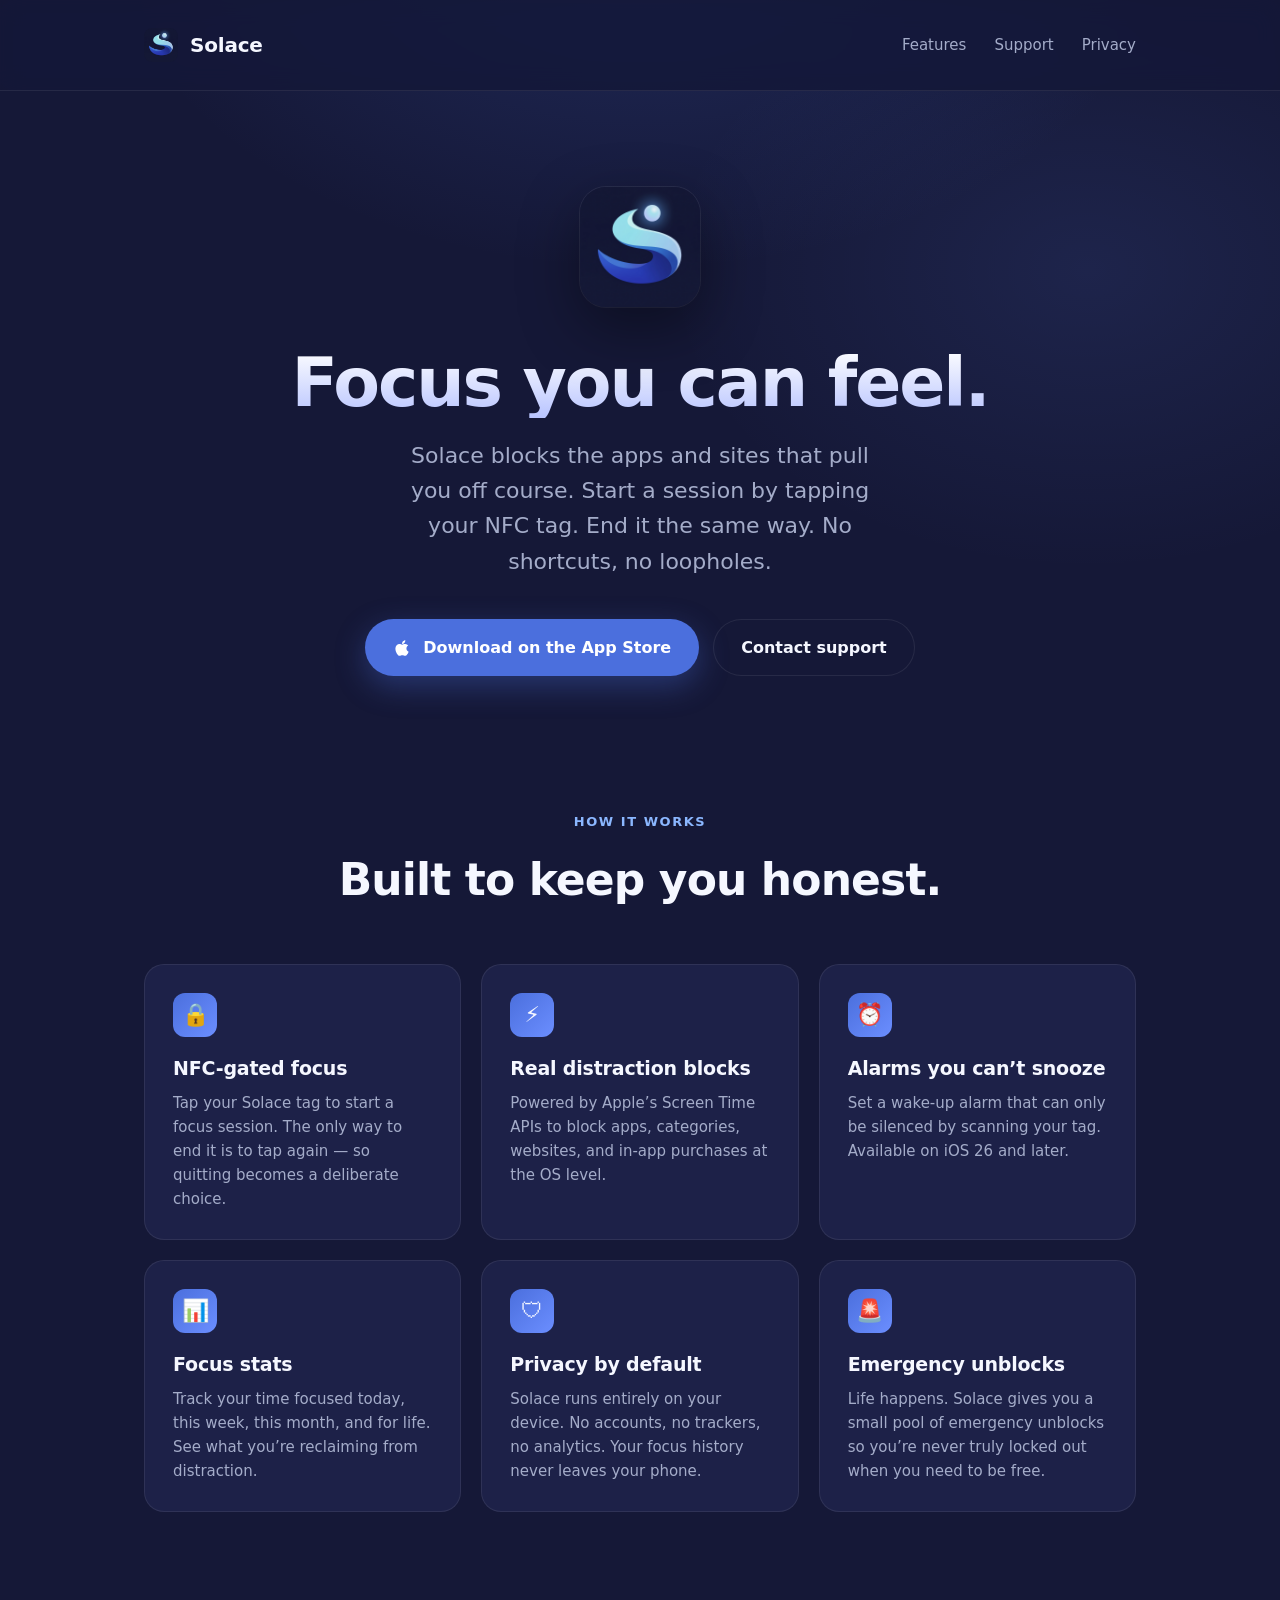
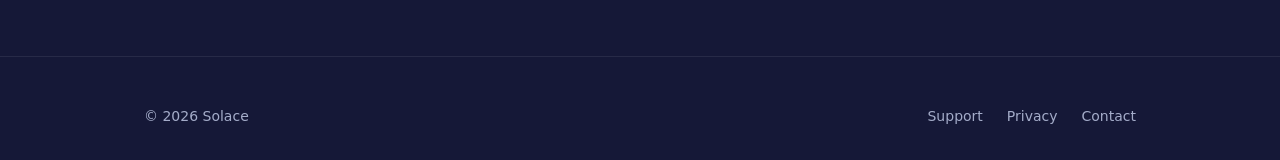
<file: index.html>
<!DOCTYPE html>
<html lang="en">
<head>
    <meta charset="UTF-8">
    <meta name="viewport" content="width=device-width, initial-scale=1.0">
    <title>Solace — Focus you can feel</title>
    <meta name="description" content="Solace blocks distractions behind an NFC tag. Tap to start, tap to end. No shortcuts.">
    <link rel="icon" type="image/png" href="assets/solace_icon.png">
    <link rel="apple-touch-icon" href="assets/solace_icon.png">
    <link rel="stylesheet" href="styles.css?v=4">
</head>
<body>
    <nav>
        <div class="container">
            <a href="index.html" class="brand">
                <img src="assets/solace_icon.png" alt="Solace icon">
                Solace
            </a>
            <input type="checkbox" id="nav-toggle" class="nav-toggle" aria-label="Toggle menu">
            <label for="nav-toggle" class="hamburger" aria-hidden="true">
                <span></span>
                <span></span>
                <span></span>
            </label>
            <div class="nav-links">
                <a href="#features">Features</a>
                <a href="support.html">Support</a>
                <a href="privacy.html">Privacy</a>
            </div>
        </div>
    </nav>

    <section class="container hero">
        <img src="assets/solace_icon.png" alt="Solace app icon" class="icon">
        <h1>Focus you can feel.</h1>
        <p class="tagline">
            Solace blocks the apps and sites that pull you off course.
            Start a session by tapping your NFC tag. End it the same way.
            No shortcuts, no loopholes.
        </p>
        <div class="cta-row">
            <a href="https://apps.apple.com/us/app/solace-stay-focused/id6762177137" class="cta">
                <svg class="cta-icon" viewBox="0 0 384 512" aria-hidden="true" focusable="false">
                    <path fill="currentColor" d="M318.7 268.7c-.2-36.7 16.4-64.4 50-84.8-18.8-26.9-47.2-41.7-84.7-44.6-35.5-2.8-74.3 20.7-88.5 20.7-15 0-49.4-19.7-76.4-19.7C63.3 141.2 4 184.8 4 273.5q0 39.3 14.4 81.2c12.8 36.7 59 126.7 107.2 125.2 25.2-.6 43-17.9 75.8-17.9 31.8 0 48.3 17.9 76.4 17.9 48.6-.7 90.4-82.5 102.6-119.3-65.2-30.7-61.7-90-61.7-91.9zm-56.6-164.2c27.3-32.4 24.8-61.9 24-72.5-24.1 1.4-52 16.4-67.9 34.9-17.5 19.8-27.8 44.3-25.6 71.9 26.1 2 49.9-11.4 69.5-34.3z"/>
                </svg>
                Download on the App Store
            </a>
            <a href="support.html" class="cta secondary">Contact support</a>
        </div>
    </section>

    <section class="features" id="features">
        <div class="container">
            <div class="section-label">How it works</div>
            <h2 class="section-title">Built to keep you honest.</h2>

            <div class="feature-grid">
                <div class="feature-card">
                    <div class="icon-badge">&#x1F512;</div>
                    <h3>NFC-gated focus</h3>
                    <p>
                        Tap your Solace tag to start a focus session.
                        The only way to end it is to tap again — so quitting becomes a deliberate choice.
                    </p>
                </div>

                <div class="feature-card">
                    <div class="icon-badge">&#x26A1;</div>
                    <h3>Real distraction blocks</h3>
                    <p>
                        Powered by Apple&rsquo;s Screen Time APIs to block apps,
                        categories, websites, and in-app purchases at the OS level.
                    </p>
                </div>

                <div class="feature-card">
                    <div class="icon-badge">&#x23F0;</div>
                    <h3>Alarms you can&rsquo;t snooze</h3>
                    <p>
                        Set a wake-up alarm that can only be silenced by scanning your tag.
                        Available on iOS 26 and later.
                    </p>
                </div>

                <div class="feature-card">
                    <div class="icon-badge">&#x1F4CA;</div>
                    <h3>Focus stats</h3>
                    <p>
                        Track your time focused today, this week, this month, and for life.
                        See what you&rsquo;re reclaiming from distraction.
                    </p>
                </div>

                <div class="feature-card">
                    <div class="icon-badge">&#x1F6E1;</div>
                    <h3>Privacy by default</h3>
                    <p>
                        Solace runs entirely on your device. No accounts, no trackers,
                        no analytics. Your focus history never leaves your phone.
                    </p>
                </div>

                <div class="feature-card">
                    <div class="icon-badge">&#x1F6A8;</div>
                    <h3>Emergency unblocks</h3>
                    <p>
                        Life happens. Solace gives you a small pool of emergency unblocks
                        so you&rsquo;re never truly locked out when you need to be free.
                    </p>
                </div>
            </div>
        </div>
    </section>

    <footer>
        <div class="container">
            <div class="copyright">&copy; 2026 Solace</div>
            <div class="footer-links">
                <a href="support.html">Support</a>
                <a href="privacy.html">Privacy</a>
                <a href="mailto:support@solaceapp.com">Contact</a>
            </div>
        </div>
    </footer>
</body>
</html>
</file>
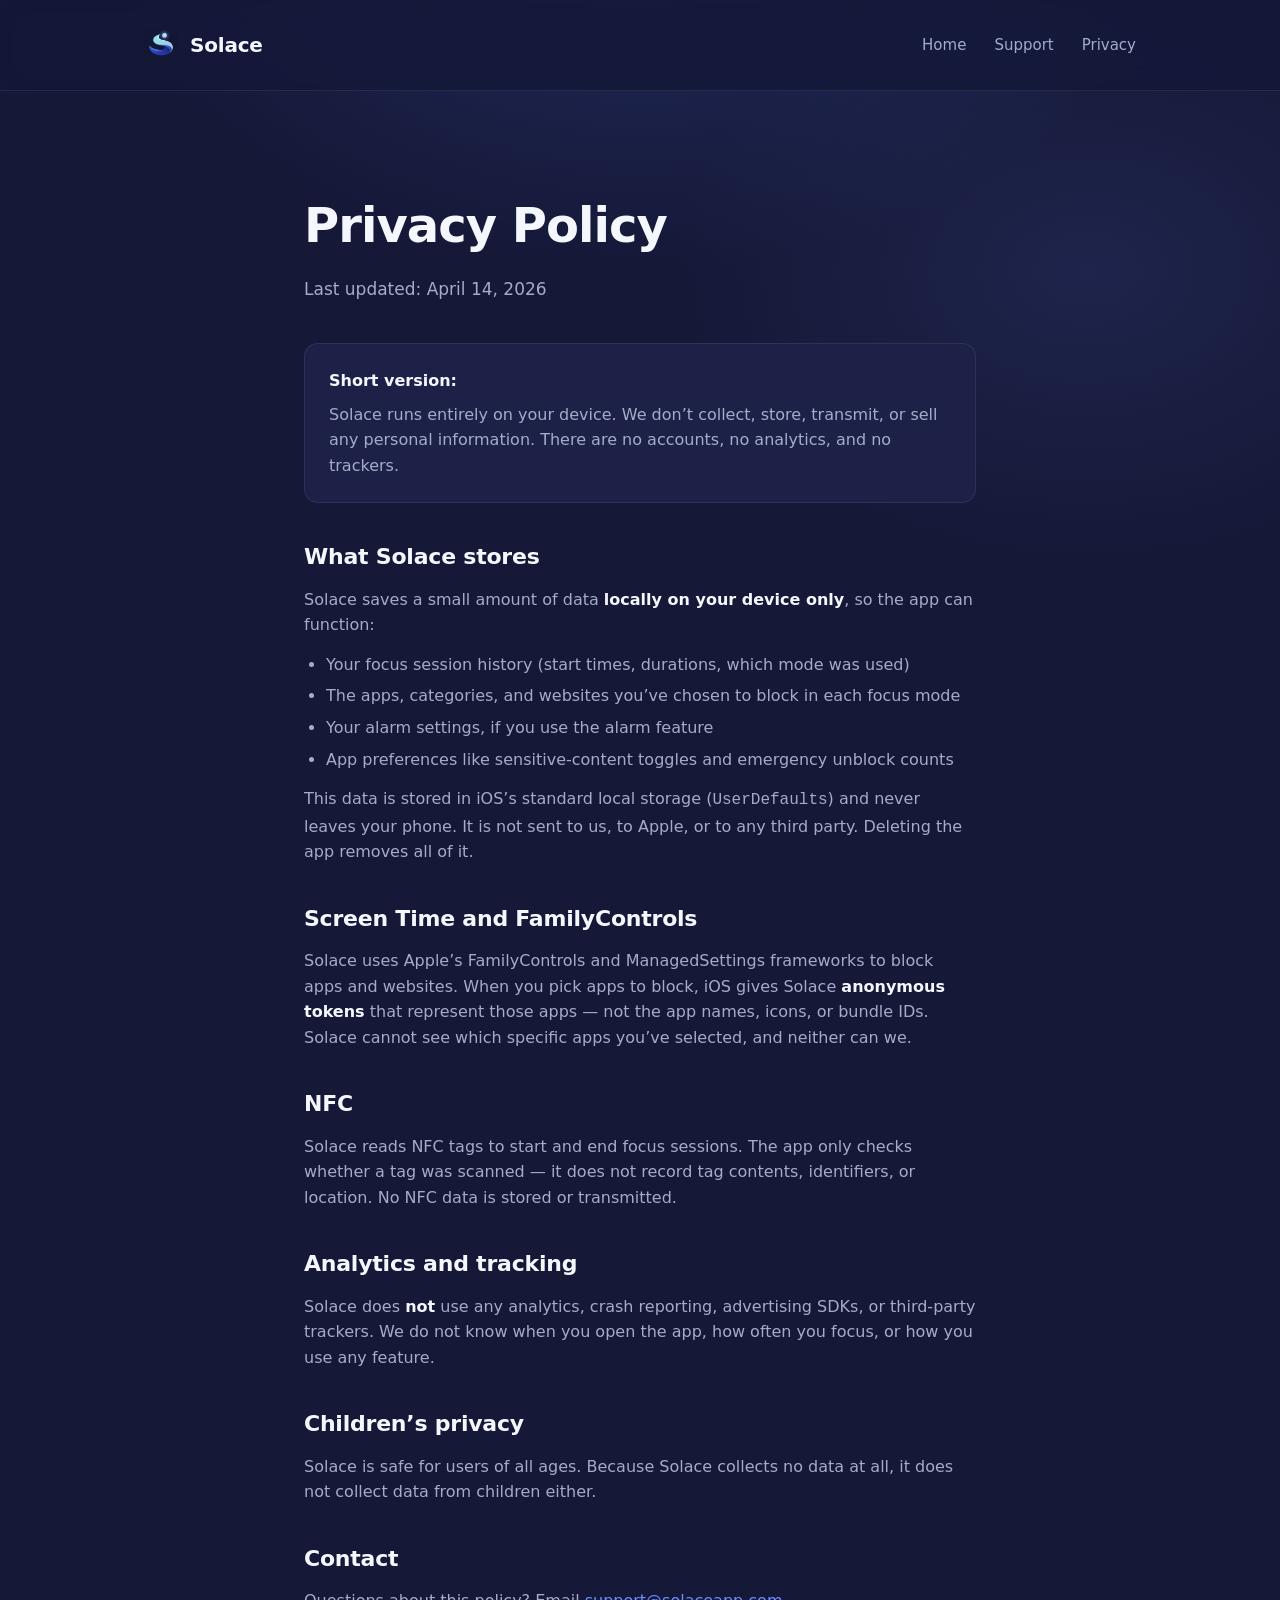
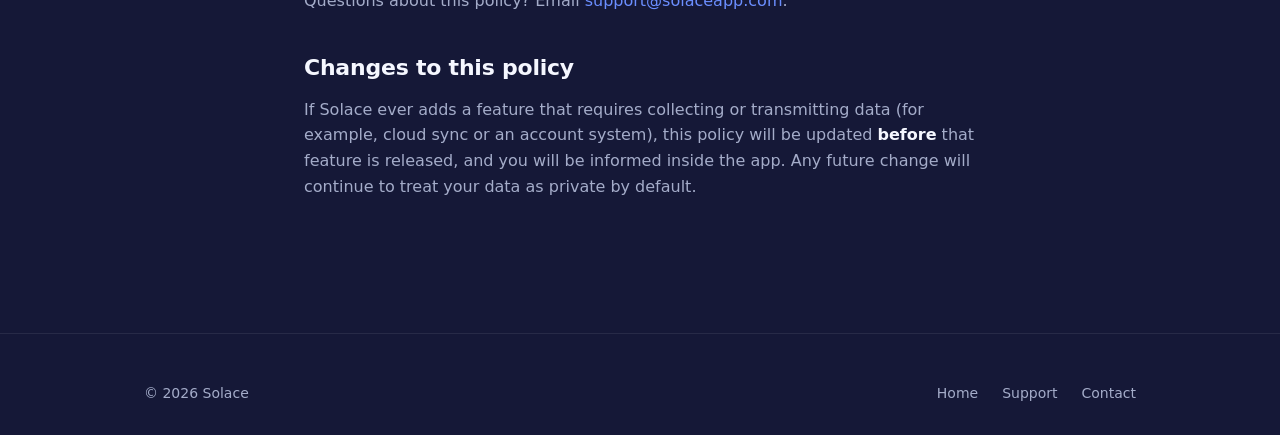
<file: privacy.html>
<!DOCTYPE html>
<html lang="en">
<head>
    <meta charset="UTF-8">
    <meta name="viewport" content="width=device-width, initial-scale=1.0">
    <title>Privacy Policy — Solace</title>
    <meta name="description" content="Solace's privacy policy. Short version: we don't collect your data.">
    <link rel="icon" type="image/png" href="assets/solace_icon.png">
    <link rel="stylesheet" href="styles.css?v=3">
</head>
<body>
    <nav>
        <div class="container">
            <a href="index.html" class="brand">
                <img src="assets/solace_icon.png" alt="Solace icon">
                Solace
            </a>
            <input type="checkbox" id="nav-toggle" class="nav-toggle" aria-label="Toggle menu">
            <label for="nav-toggle" class="hamburger" aria-hidden="true">
                <span></span>
                <span></span>
                <span></span>
            </label>
            <div class="nav-links">
                <a href="index.html">Home</a>
                <a href="support.html">Support</a>
                <a href="privacy.html">Privacy</a>
            </div>
        </div>
    </nav>

    <main class="container page">
        <h1>Privacy Policy</h1>
        <p class="subtitle">Last updated: April 14, 2026</p>

        <div class="card">
            <strong>Short version:</strong>
            <p style="margin-top: 8px; margin-bottom: 0;">
                Solace runs entirely on your device. We don&rsquo;t collect, store, transmit,
                or sell any personal information. There are no accounts, no analytics, and no trackers.
            </p>
        </div>

        <h2>What Solace stores</h2>
        <p>
            Solace saves a small amount of data <strong>locally on your device only</strong>, so the app can function:
        </p>
        <ul>
            <li>Your focus session history (start times, durations, which mode was used)</li>
            <li>The apps, categories, and websites you&rsquo;ve chosen to block in each focus mode</li>
            <li>Your alarm settings, if you use the alarm feature</li>
            <li>App preferences like sensitive-content toggles and emergency unblock counts</li>
        </ul>
        <p>
            This data is stored in iOS&rsquo;s standard local storage (<code>UserDefaults</code>) and
            never leaves your phone. It is not sent to us, to Apple, or to any third party.
            Deleting the app removes all of it.
        </p>

        <h2>Screen Time and FamilyControls</h2>
        <p>
            Solace uses Apple&rsquo;s FamilyControls and ManagedSettings frameworks to block apps and websites.
            When you pick apps to block, iOS gives Solace <strong>anonymous tokens</strong> that represent those apps —
            not the app names, icons, or bundle IDs. Solace cannot see which specific apps you&rsquo;ve selected,
            and neither can we.
        </p>

        <h2>NFC</h2>
        <p>
            Solace reads NFC tags to start and end focus sessions. The app only checks whether a tag was scanned —
            it does not record tag contents, identifiers, or location. No NFC data is stored or transmitted.
        </p>

        <h2>Analytics and tracking</h2>
        <p>
            Solace does <strong>not</strong> use any analytics, crash reporting, advertising SDKs,
            or third-party trackers. We do not know when you open the app, how often you focus,
            or how you use any feature.
        </p>

        <h2>Children&rsquo;s privacy</h2>
        <p>
            Solace is safe for users of all ages. Because Solace collects no data at all,
            it does not collect data from children either.
        </p>

        <h2>Contact</h2>
        <p>
            Questions about this policy? Email <a href="mailto:support@solaceapp.com">support@solaceapp.com</a>.
        </p>

        <h2>Changes to this policy</h2>
        <p>
            If Solace ever adds a feature that requires collecting or transmitting data
            (for example, cloud sync or an account system), this policy will be updated
            <strong>before</strong> that feature is released, and you will be informed inside the app.
            Any future change will continue to treat your data as private by default.
        </p>
    </main>

    <footer>
        <div class="container">
            <div class="copyright">&copy; 2026 Solace</div>
            <div class="footer-links">
                <a href="index.html">Home</a>
                <a href="support.html">Support</a>
                <a href="mailto:support@solaceapp.com">Contact</a>
            </div>
        </div>
    </footer>
</body>
</html>
</file>
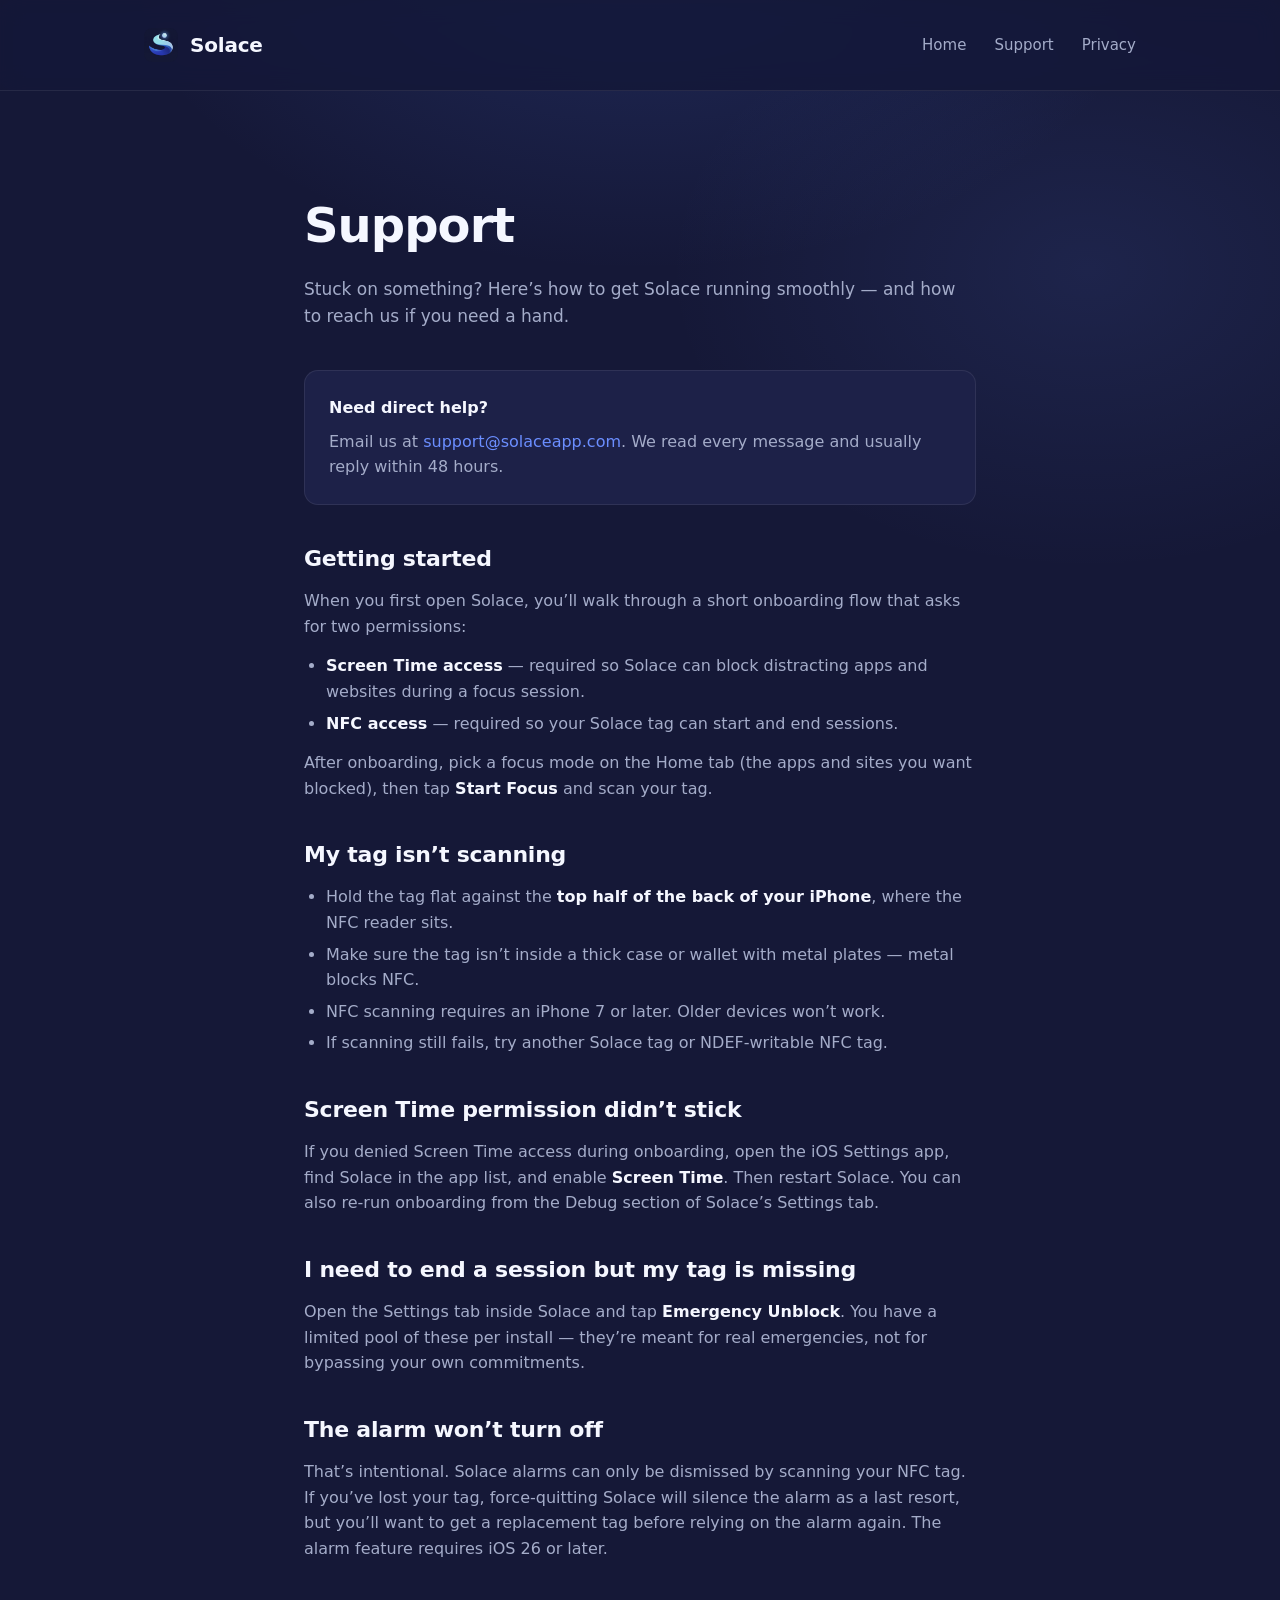
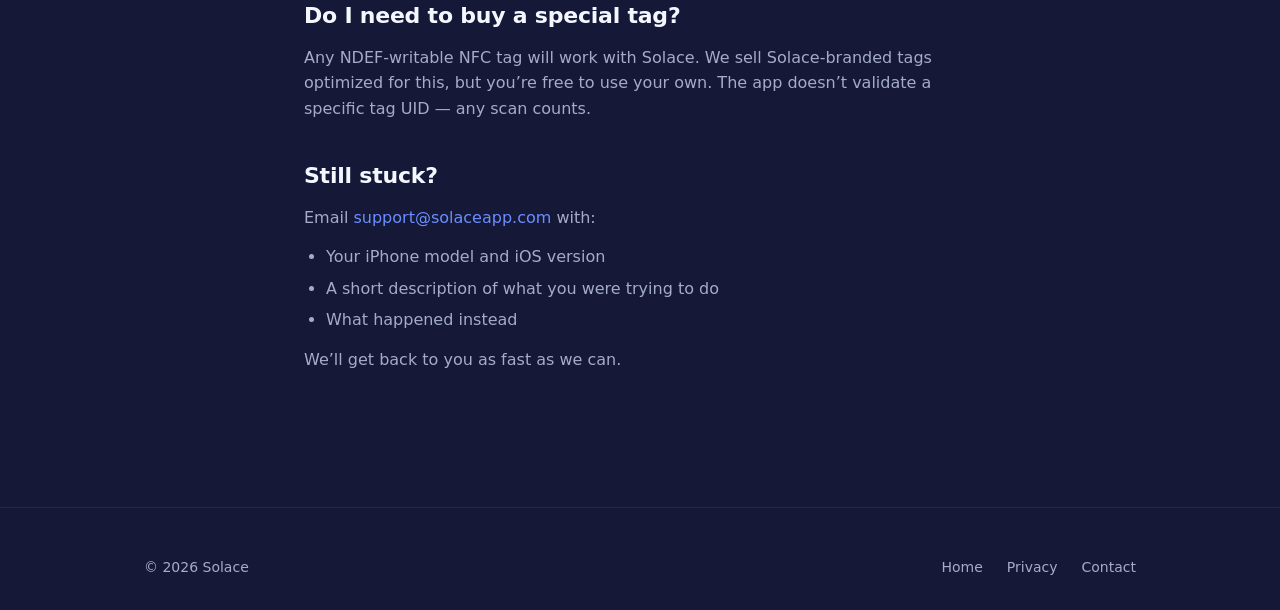
<file: support.html>
<!DOCTYPE html>
<html lang="en">
<head>
    <meta charset="UTF-8">
    <meta name="viewport" content="width=device-width, initial-scale=1.0">
    <title>Support — Solace</title>
    <meta name="description" content="Get help with Solace. Setup, troubleshooting, and contact.">
    <link rel="icon" type="image/png" href="assets/solace_icon.png">
    <link rel="stylesheet" href="styles.css?v=3">
</head>
<body>
    <nav>
        <div class="container">
            <a href="index.html" class="brand">
                <img src="assets/solace_icon.png" alt="Solace icon">
                Solace
            </a>
            <input type="checkbox" id="nav-toggle" class="nav-toggle" aria-label="Toggle menu">
            <label for="nav-toggle" class="hamburger" aria-hidden="true">
                <span></span>
                <span></span>
                <span></span>
            </label>
            <div class="nav-links">
                <a href="index.html">Home</a>
                <a href="support.html">Support</a>
                <a href="privacy.html">Privacy</a>
            </div>
        </div>
    </nav>

    <main class="container page">
        <h1>Support</h1>
        <p class="subtitle">
            Stuck on something? Here&rsquo;s how to get Solace running smoothly — and how to reach us if you need a hand.
        </p>

        <div class="card">
            <strong>Need direct help?</strong>
            <p style="margin-top: 8px; margin-bottom: 0;">
                Email us at <a href="mailto:support@solaceapp.com">support@solaceapp.com</a>.
                We read every message and usually reply within 48 hours.
            </p>
        </div>

        <h2>Getting started</h2>
        <p>
            When you first open Solace, you&rsquo;ll walk through a short onboarding flow that asks for two permissions:
        </p>
        <ul>
            <li><strong>Screen Time access</strong> — required so Solace can block distracting apps and websites during a focus session.</li>
            <li><strong>NFC access</strong> — required so your Solace tag can start and end sessions.</li>
        </ul>
        <p>
            After onboarding, pick a focus mode on the Home tab (the apps and sites you want blocked),
            then tap <strong>Start Focus</strong> and scan your tag.
        </p>

        <h2>My tag isn&rsquo;t scanning</h2>
        <ul>
            <li>Hold the tag flat against the <strong>top half of the back of your iPhone</strong>, where the NFC reader sits.</li>
            <li>Make sure the tag isn&rsquo;t inside a thick case or wallet with metal plates — metal blocks NFC.</li>
            <li>NFC scanning requires an iPhone 7 or later. Older devices won&rsquo;t work.</li>
            <li>If scanning still fails, try another Solace tag or NDEF-writable NFC tag.</li>
        </ul>

        <h2>Screen Time permission didn&rsquo;t stick</h2>
        <p>
            If you denied Screen Time access during onboarding, open the iOS Settings app,
            find Solace in the app list, and enable <strong>Screen Time</strong>.
            Then restart Solace. You can also re-run onboarding from the Debug section of Solace&rsquo;s Settings tab.
        </p>

        <h2>I need to end a session but my tag is missing</h2>
        <p>
            Open the Settings tab inside Solace and tap <strong>Emergency Unblock</strong>.
            You have a limited pool of these per install — they&rsquo;re meant for real emergencies,
            not for bypassing your own commitments.
        </p>

        <h2>The alarm won&rsquo;t turn off</h2>
        <p>
            That&rsquo;s intentional. Solace alarms can only be dismissed by scanning your NFC tag.
            If you&rsquo;ve lost your tag, force-quitting Solace will silence the alarm as a last resort,
            but you&rsquo;ll want to get a replacement tag before relying on the alarm again.
            The alarm feature requires iOS 26 or later.
        </p>

        <h2>Do I need to buy a special tag?</h2>
        <p>
            Any NDEF-writable NFC tag will work with Solace. We sell Solace-branded tags optimized for this,
            but you&rsquo;re free to use your own. The app doesn&rsquo;t validate a specific tag UID — any scan counts.
        </p>

        <h2>Still stuck?</h2>
        <p>
            Email <a href="mailto:support@solaceapp.com">support@solaceapp.com</a> with:
        </p>
        <ul>
            <li>Your iPhone model and iOS version</li>
            <li>A short description of what you were trying to do</li>
            <li>What happened instead</li>
        </ul>
        <p>We&rsquo;ll get back to you as fast as we can.</p>
    </main>

    <footer>
        <div class="container">
            <div class="copyright">&copy; 2026 Solace</div>
            <div class="footer-links">
                <a href="index.html">Home</a>
                <a href="privacy.html">Privacy</a>
                <a href="mailto:support@solaceapp.com">Contact</a>
            </div>
        </div>
    </footer>
</body>
</html>
</file>
<file: styles.css>
:root {
    --navy: #151837;
    --navy-deep: #0e1027;
    --navy-card: #1d2148;
    --navy-border: rgba(255, 255, 255, 0.08);
    --blue: #4b6fdd;
    --blue-bright: #6b8eff;
    --blue-soft: #8bb7ff;
    --text: #f5f7ff;
    --text-muted: #a4acc9;
    --radius-lg: 20px;
    --radius-md: 14px;
    --max-width: 1040px;
}

* {
    box-sizing: border-box;
    margin: 0;
    padding: 0;
}

html {
    scroll-behavior: smooth;
    -webkit-font-smoothing: antialiased;
    background: var(--navy);
}

body {
    font-family: -apple-system, BlinkMacSystemFont, "SF Pro Display",
        "Inter", system-ui, sans-serif;
    background: var(--navy);
    color: var(--text);
    line-height: 1.6;
    min-height: 100vh;
    background-image:
        radial-gradient(ellipse 900px 600px at 50% -10%, rgba(75, 111, 221, 0.22), transparent 60%),
        radial-gradient(ellipse 700px 500px at 85% 30%, rgba(107, 142, 255, 0.10), transparent 60%);
    background-attachment: fixed;
}

a {
    color: var(--blue-bright);
    text-decoration: none;
    transition: color 0.15s ease;
}

a:hover {
    color: var(--blue-soft);
}

.container {
    max-width: var(--max-width);
    margin: 0 auto;
    padding: 0 24px;
}

/* ---------- Nav ---------- */
nav {
    padding: 28px 0;
    border-bottom: 1px solid var(--navy-border);
    position: sticky;
    top: 0;
    background: rgba(21, 24, 55, 0.85);
    backdrop-filter: saturate(140%) blur(12px);
    -webkit-backdrop-filter: saturate(140%) blur(12px);
    z-index: 10;
}

nav .container {
    display: flex;
    align-items: center;
    justify-content: space-between;
}

.brand {
    display: flex;
    align-items: center;
    gap: 12px;
    font-size: 20px;
    font-weight: 700;
    letter-spacing: -0.01em;
    color: var(--text);
}

.brand img {
    width: 34px;
    height: 34px;
    border-radius: 8px;
}

.nav-links {
    display: flex;
    gap: 28px;
    font-size: 15px;
    font-weight: 500;
}

.nav-links a {
    color: var(--text-muted);
}

.nav-links a:hover {
    color: var(--text);
}

.nav-toggle {
    display: none;
}

.hamburger {
    display: none;
    flex-direction: column;
    justify-content: center;
    gap: 5px;
    width: 28px;
    height: 28px;
    cursor: pointer;
    z-index: 2;
}

.hamburger span {
    display: block;
    width: 100%;
    height: 2px;
    background: var(--text);
    border-radius: 2px;
    transition: transform 0.2s ease, opacity 0.2s ease;
    transform-origin: center;
}

/* ---------- Hero ---------- */
.hero {
    text-align: center;
    padding: 96px 0 64px;
}

.hero img.icon {
    width: 120px;
    height: 120px;
    border-radius: 26px;
    box-shadow:
        0 20px 60px rgba(0, 0, 0, 0.4),
        0 0 0 1px var(--navy-border);
    margin-bottom: 32px;
}

.hero h1 {
    font-size: clamp(40px, 6vw, 68px);
    font-weight: 800;
    letter-spacing: -0.03em;
    line-height: 1.05;
    margin-bottom: 20px;
    background: linear-gradient(180deg, #ffffff 0%, #b8c4ff 100%);
    -webkit-background-clip: text;
    background-clip: text;
    color: transparent;
}

.hero .tagline {
    font-size: clamp(18px, 2.2vw, 22px);
    color: var(--text-muted);
    max-width: 520px;
    margin: 0 auto 40px;
    padding: 0 24px;
}

.cta-icon {
    width: 18px;
    height: 18px;
    display: inline-block;
    margin-right: 2px;
}

.cta {
    display: inline-flex;
    align-items: center;
    gap: 10px;
    padding: 16px 28px;
    background: var(--blue);
    color: white;
    border-radius: 999px;
    font-weight: 600;
    font-size: 16px;
    transition: transform 0.15s ease, background 0.15s ease;
    box-shadow: 0 10px 30px rgba(75, 111, 221, 0.35);
}

.cta:hover {
    background: var(--blue-bright);
    color: white;
    transform: translateY(-1px);
}

.cta.secondary {
    background: transparent;
    box-shadow: 0 0 0 1px var(--navy-border) inset;
    color: var(--text);
}

.cta.secondary:hover {
    background: rgba(255, 255, 255, 0.04);
    color: var(--text);
}

.cta-row {
    display: flex;
    gap: 14px;
    justify-content: center;
    flex-wrap: wrap;
}

/* ---------- Features ---------- */
.features {
    padding: 72px 0;
}

.section-label {
    font-size: 13px;
    font-weight: 600;
    letter-spacing: 0.12em;
    text-transform: uppercase;
    color: var(--blue-soft);
    margin-bottom: 12px;
    text-align: center;
}

.section-title {
    font-size: clamp(28px, 4vw, 44px);
    font-weight: 700;
    letter-spacing: -0.02em;
    text-align: center;
    margin-bottom: 48px;
}

.feature-grid {
    display: grid;
    grid-template-columns: repeat(auto-fit, minmax(260px, 1fr));
    gap: 20px;
}

.feature-card {
    background: var(--navy-card);
    border: 1px solid var(--navy-border);
    border-radius: var(--radius-lg);
    padding: 28px;
    transition: transform 0.18s ease, border-color 0.18s ease;
}

.feature-card:hover {
    transform: translateY(-2px);
    border-color: rgba(107, 142, 255, 0.3);
}

.feature-card .icon-badge {
    width: 44px;
    height: 44px;
    border-radius: 12px;
    background: linear-gradient(135deg, var(--blue), var(--blue-bright));
    display: flex;
    align-items: center;
    justify-content: center;
    font-size: 22px;
    margin-bottom: 16px;
}

.feature-card h3 {
    font-size: 19px;
    font-weight: 700;
    margin-bottom: 8px;
    letter-spacing: -0.01em;
}

.feature-card p {
    color: var(--text-muted);
    font-size: 15px;
}

/* ---------- Footer ---------- */
footer {
    padding: 48px 0 32px;
    border-top: 1px solid var(--navy-border);
    margin-top: 72px;
}

footer .container {
    display: flex;
    flex-wrap: wrap;
    gap: 24px;
    justify-content: space-between;
    align-items: center;
}

footer .copyright {
    color: var(--text-muted);
    font-size: 14px;
}

footer .footer-links {
    display: flex;
    gap: 24px;
    font-size: 14px;
}

footer .footer-links a {
    color: var(--text-muted);
}

footer .footer-links a:hover {
    color: var(--text);
}

/* ---------- Article pages (support / privacy) ---------- */
.page {
    padding-top: 96px;
    padding-bottom: 48px;
    max-width: 720px;
}

.page h1 {
    font-size: clamp(34px, 5vw, 48px);
    font-weight: 800;
    letter-spacing: -0.02em;
    margin-bottom: 12px;
}

.page .subtitle {
    color: var(--text-muted);
    font-size: 17px;
    margin-bottom: 40px;
}

.page h2 {
    font-size: 22px;
    font-weight: 700;
    margin: 36px 0 12px;
    letter-spacing: -0.01em;
}

.page p {
    color: var(--text-muted);
    margin-bottom: 14px;
    font-size: 16px;
}

.page ul {
    color: var(--text-muted);
    padding-left: 22px;
    margin-bottom: 14px;
}

.page li {
    margin-bottom: 6px;
}

.page .card {
    background: var(--navy-card);
    border: 1px solid var(--navy-border);
    border-radius: var(--radius-md);
    padding: 24px;
    margin: 24px 0;
}

.page strong {
    color: var(--text);
}

@media (max-width: 640px) {
    .container {
        padding: 0 20px;
    }

    .hero {
        padding: 64px 0 48px;
    }

    .hero img.icon {
        width: 96px;
        height: 96px;
    }

    .features {
        padding: 56px 0;
    }

    .page {
        padding-top: 72px;
        padding-bottom: 48px;
    }

    footer .container {
        flex-direction: column;
        text-align: center;
    }

    .hamburger {
        display: flex;
    }

    .nav-links {
        display: none;
        position: absolute;
        top: 100%;
        left: 0;
        right: 0;
        flex-direction: column;
        gap: 0;
        padding: 8px 24px 16px;
        background: rgba(21, 24, 55, 0.95);
        backdrop-filter: saturate(140%) blur(12px);
        -webkit-backdrop-filter: saturate(140%) blur(12px);
        border-bottom: 1px solid var(--navy-border);
    }

    .nav-links a {
        padding: 14px 0;
        font-size: 16px;
        border-bottom: 1px solid var(--navy-border);
    }

    .nav-links a:last-child {
        border-bottom: none;
    }

    .nav-toggle:checked ~ .nav-links {
        display: flex;
    }

    .nav-toggle:checked ~ .hamburger span:nth-child(1) {
        transform: translateY(7px) rotate(45deg);
    }

    .nav-toggle:checked ~ .hamburger span:nth-child(2) {
        opacity: 0;
    }

    .nav-toggle:checked ~ .hamburger span:nth-child(3) {
        transform: translateY(-7px) rotate(-45deg);
    }
}
</file>
